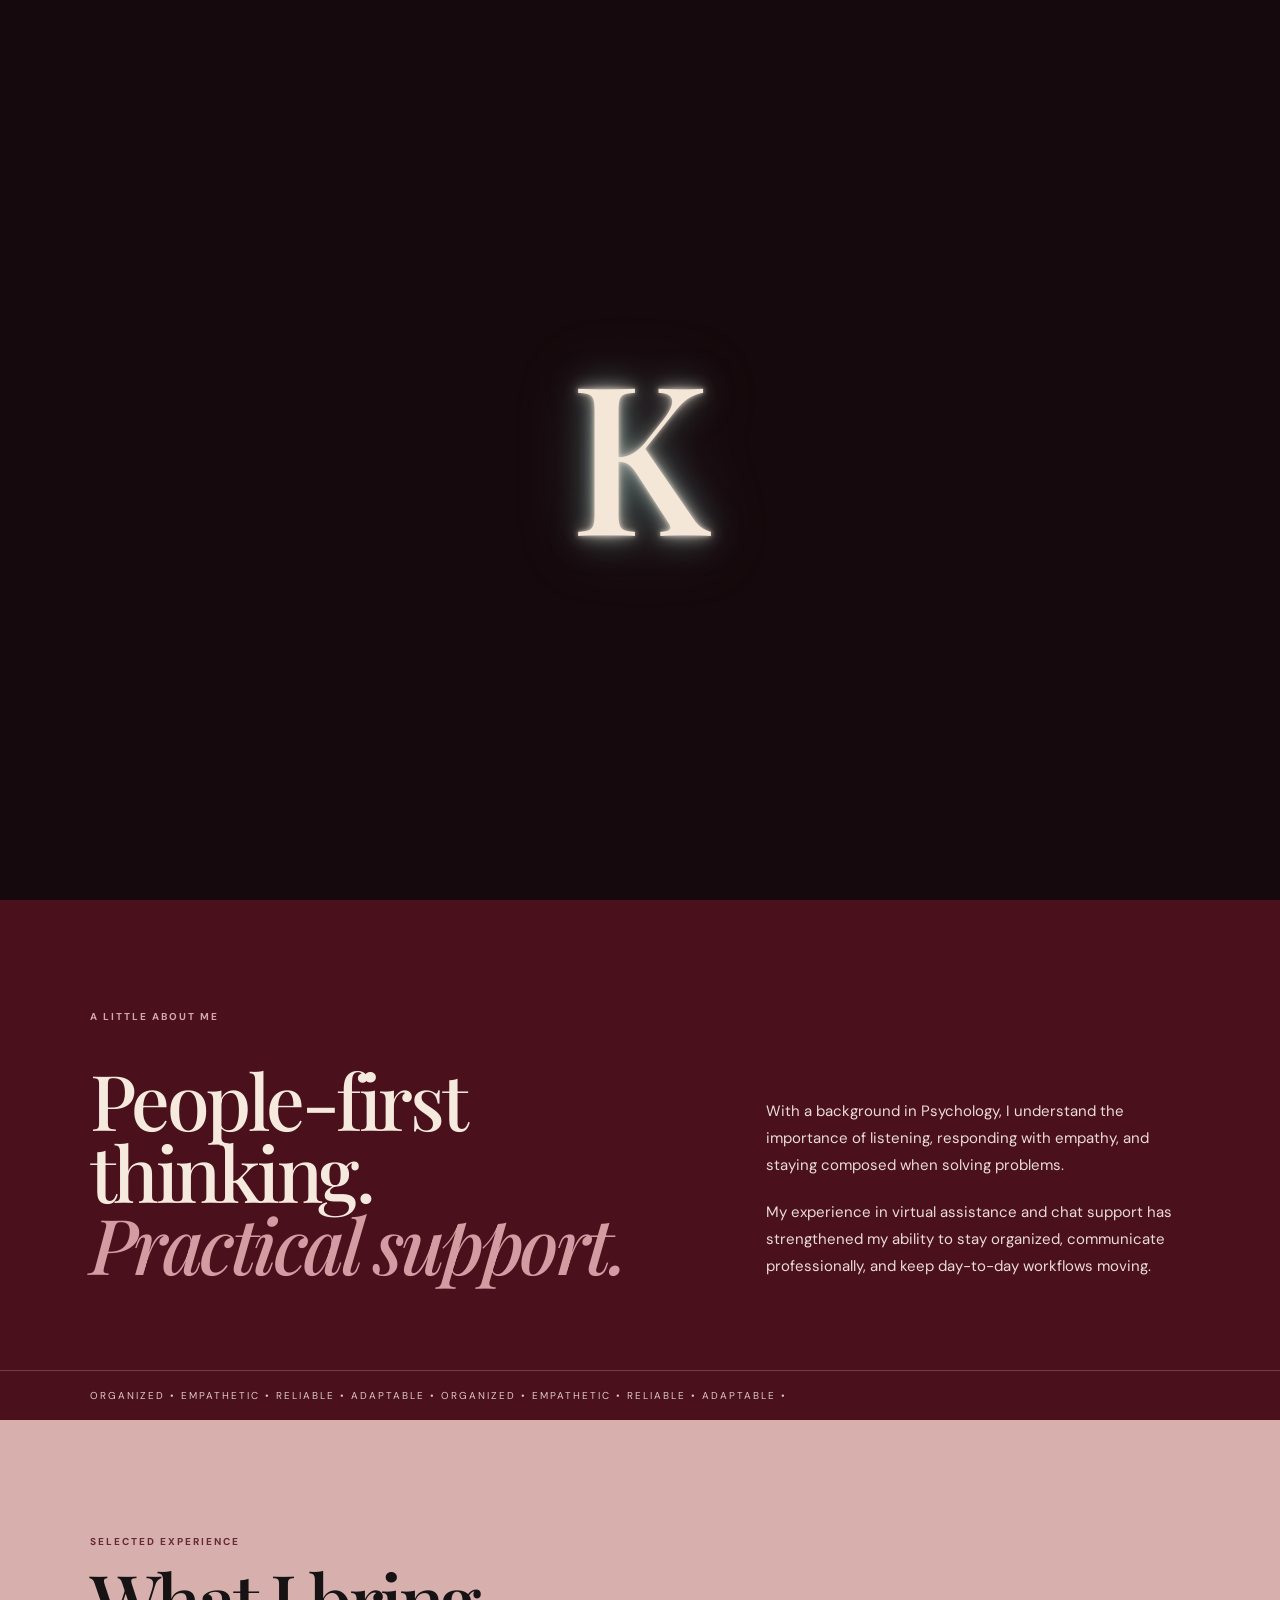
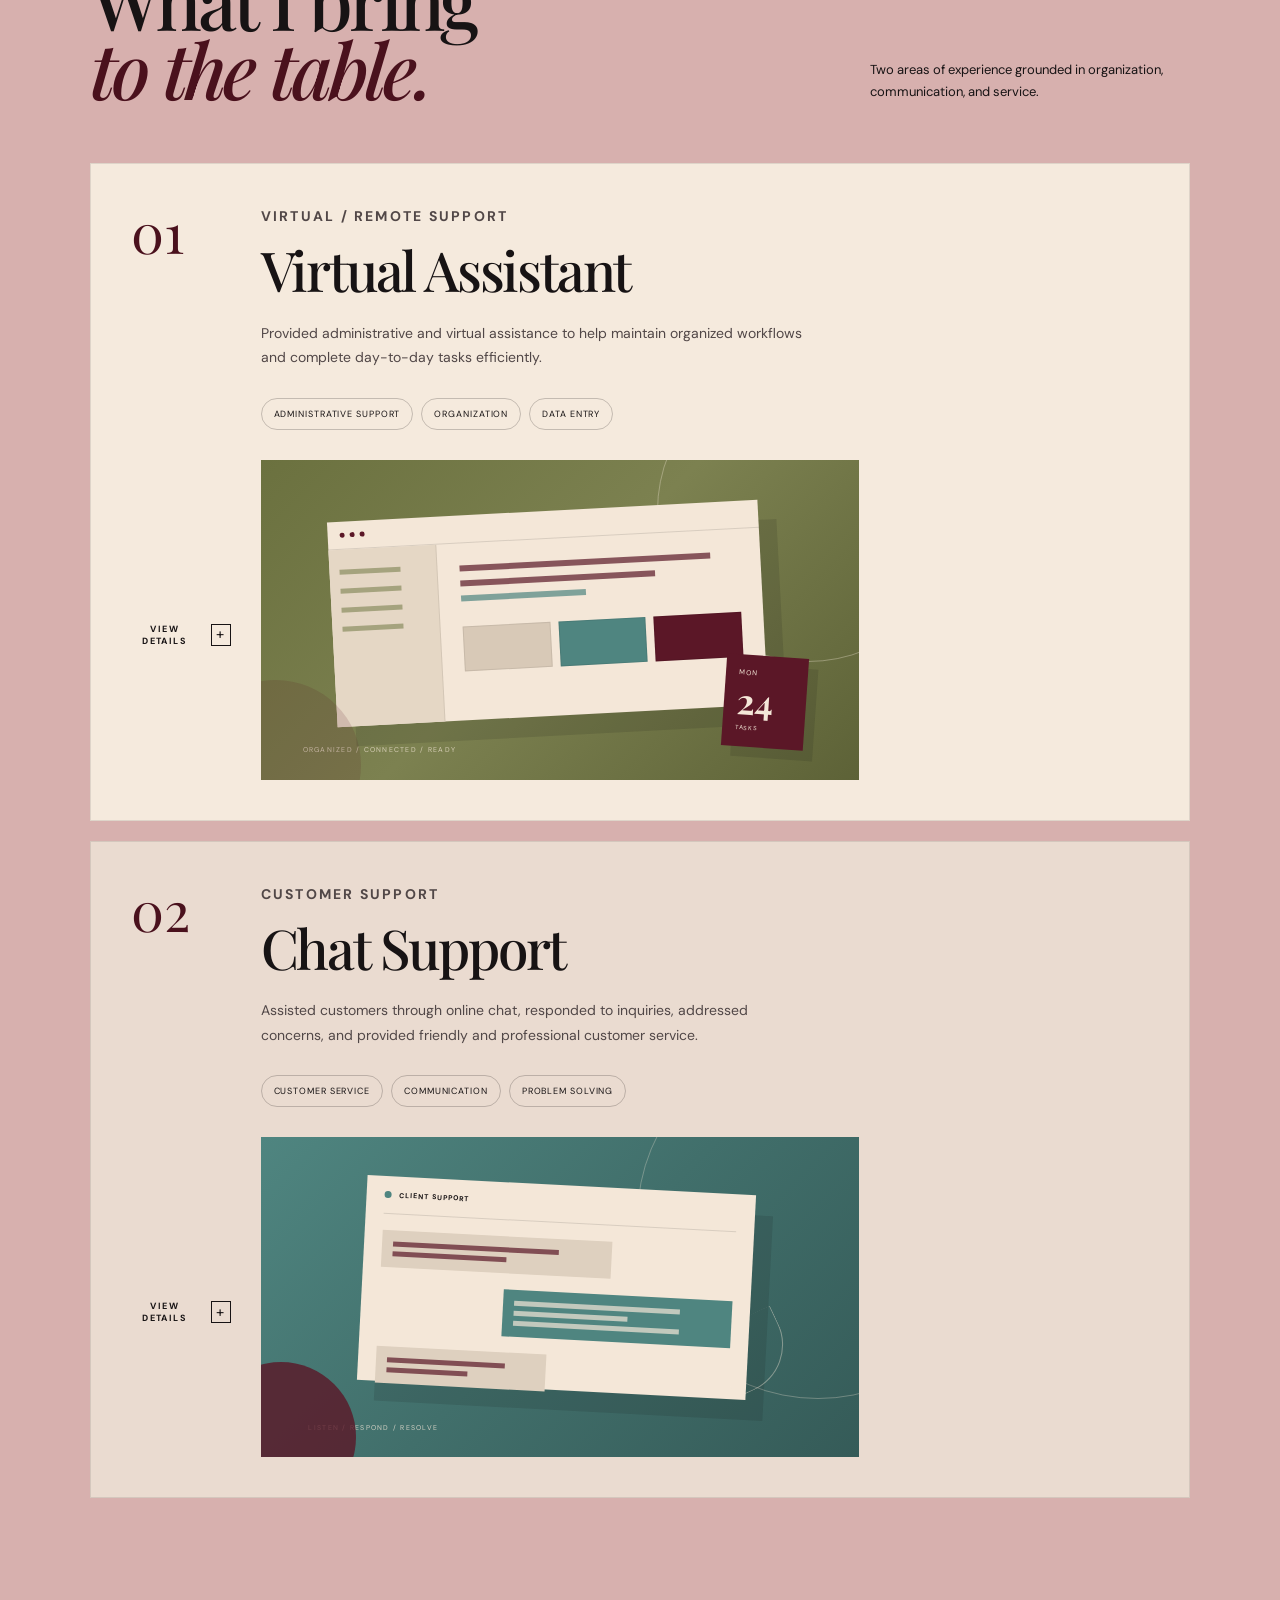
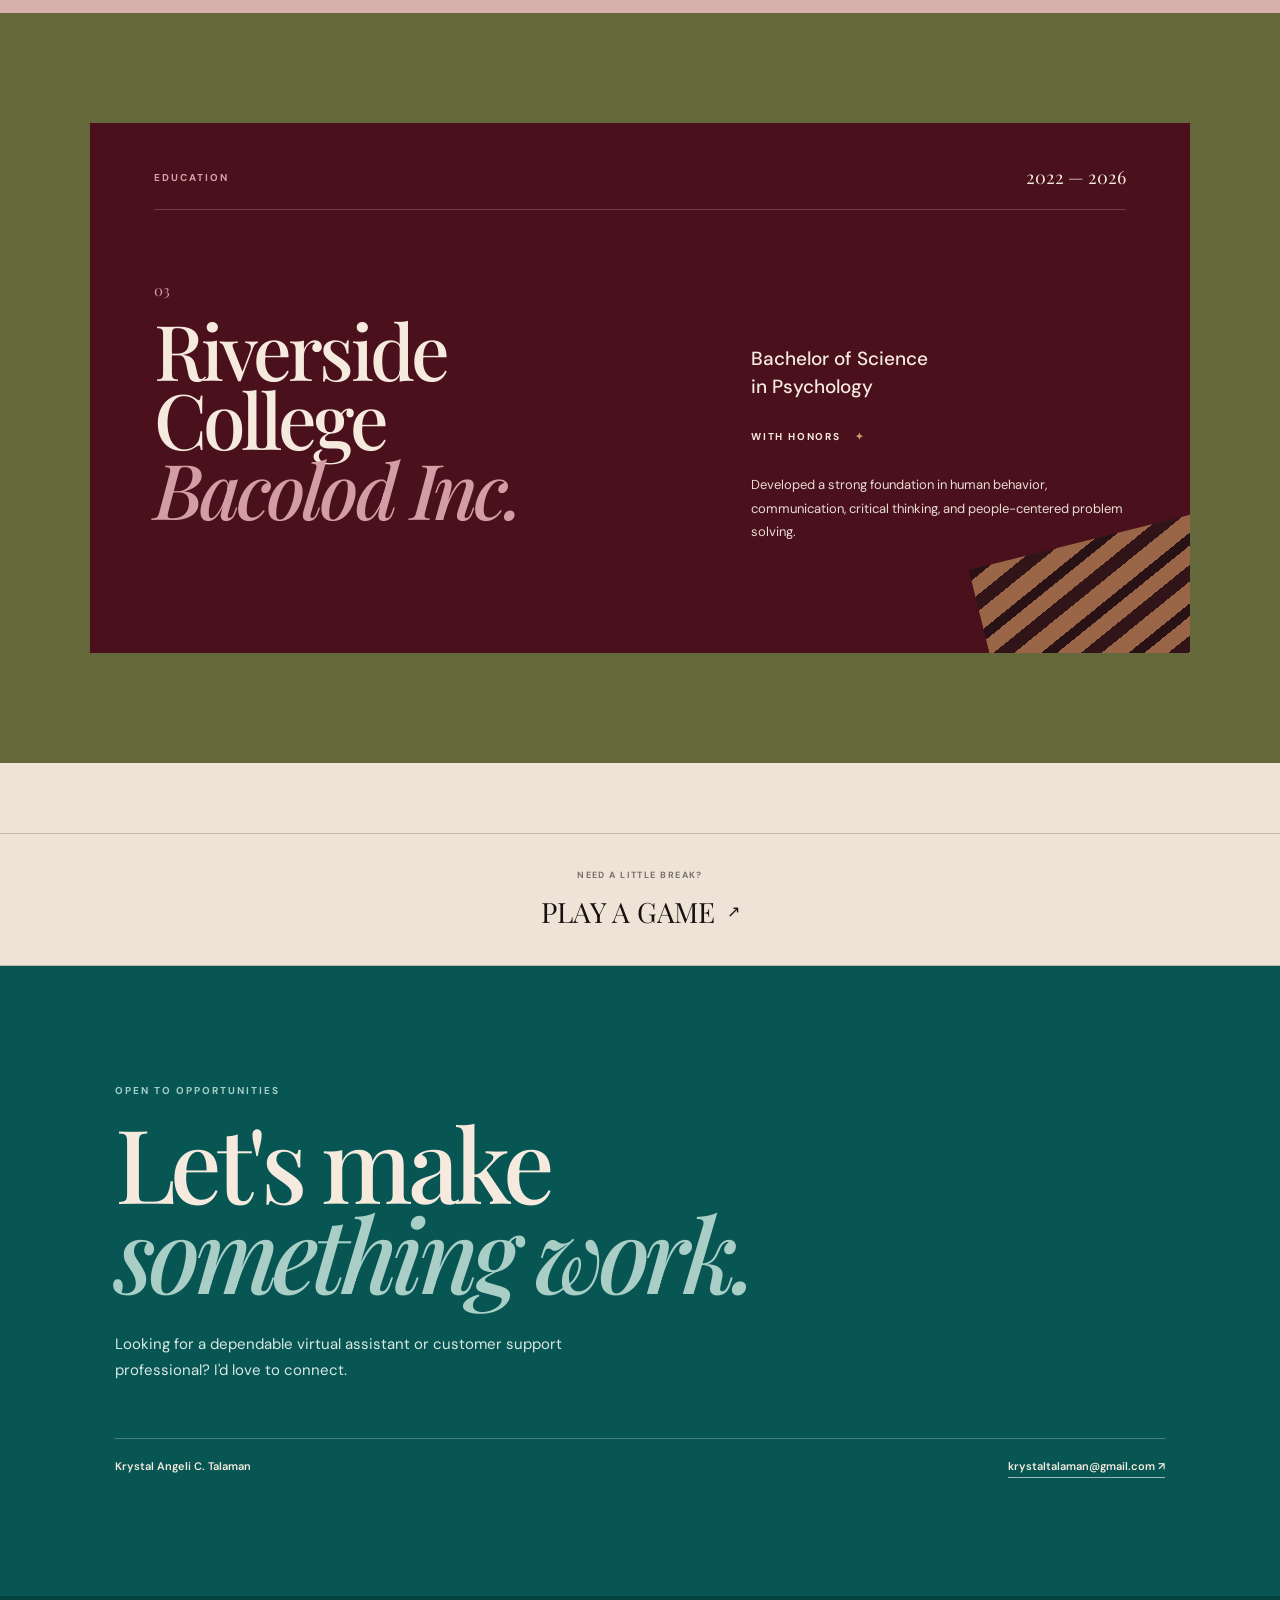
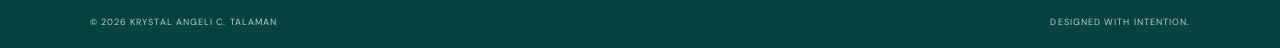
<file: index.html>
<!DOCTYPE html>
<html lang="en">
<head>
    <meta charset="UTF-8">
    <meta name="viewport" content="width=device-width, initial-scale=1.0">

    <meta name="description"
        content="Portfolio of Krystal Angeli C. Talaman — Virtual Assistant and Customer Support Professional.">

    <title>Krystal Angeli C. Talaman | Portfolio</title>

    <!-- Google Fonts -->
    <link rel="preconnect" href="https://fonts.googleapis.com">
    <link rel="preconnect" href="https://fonts.gstatic.com" crossorigin>

    <link href="https://fonts.googleapis.com/css2?family=DM+Sans:wght@400;500;600;700&family=Playfair+Display:ital,wght@0,500;0,600;1,500;1,600&display=swap"
        rel="stylesheet">

    <!-- CSS -->
    <link rel="stylesheet" href="style.css">
</head>

<body>

    <!-- INTRO LOADER -->
<div id="intro-loader">
    <div class="intro-logo">K</div>
</div>

<!-- PAGE TRANSITION -->
<div id="page-transition">
    <div class="transition-panel transition-burgundy"></div>
    <div class="transition-panel transition-teal"></div>

    <div class="transition-label">
        <span class="transition-number">01</span>
        <span class="transition-name">HOME</span>
    </div>
</div>

    <!-- Texture -->
    <div class="noise"></div>

    <!-- NAVIGATION -->
    <header class="navbar">

        <a href="#home" class="logo">
            <span class="logo-circle">K</span>
            <span>Krystal Angeli</span>
        </a>

        <nav class="nav-links">
            <a href="#home">Home</a>
            <a href="#about">About</a>
            <a href="#experience">Experience</a>
            <a href="#education">Education</a>

<a href="resume.pdf" class="resume-button" download>
    ↓ Resume
</a>

<a href="#contact" class="nav-button">
    Let's Connect ↗
</a>
        </nav>

        <button class="menu-button" id="menuButton">
            ☰
        </button>

    </header>


    <!-- HERO -->
    <section class="hero" id="home">

        <div class="hero-content reveal">

            <p class="eyebrow">
                Psychology • Virtual Support • Customer Care
            </p>

            <h1>
                Krystal
                <span>Angeli</span>
                C. Talaman
            </h1>

            <p class="hero-description">
                Virtual Assistant & Chat Support professional dedicated to keeping tasks organized, clients supported, and communication seamless. Skilled in customer service, administrative assistance, problem-solving, and handling fast-paced workloads with professionalism and attention to detail.
            </p>

            <div class="hero-buttons">

                <a href="#experience" class="primary-button">
                    View Experience
                    <span>↓</span>
                </a>

                <a href="#education" class="secondary-button">
                    My Education ↗
                </a>

            </div>

        </div>


        <!-- ABSTRACT ART -->
        <div class="hero-art reveal">
            

    <!-- Background artwork -->
    <div class="burgundy-panel"></div>
    <div class="zebra-pattern"></div>
    <div class="leopard-pattern"></div>
    <div class="olive-panel"></div>
    <div class="rose-panel"></div>
    <div class="teal-panel"></div>
    

    <!-- Profile Photo -->
    <div class="profile-frame">
        <img 
            src="profile.jpg" 
            alt="Krystal Angeli C. Talaman"
            class="profile-photo"
        >
    </div>

</div>

    </section>


    <!-- ABOUT -->
    <section class="about" id="about">

        <div class="section-label">
            A little about me
        </div>

        <div class="about-grid">

            <div>
                <h2>
                    People-first thinking.
                    <br>
                    <em>Practical support.</em>
                </h2>
            </div>

            <div class="about-text">

                <p>
                    With a background in Psychology, I understand
                    the importance of listening, responding with
                    empathy, and staying composed when solving problems.
                </p>

                <p>
                    My experience in virtual assistance and chat
                    support has strengthened my ability to stay
                    organized, communicate professionally, and keep
                    day-to-day workflows moving.
                </p>

            </div>

        </div>


        <div class="marquee">
            <div>
                ORGANIZED • EMPATHETIC • RELIABLE • ADAPTABLE •
                ORGANIZED • EMPATHETIC • RELIABLE • ADAPTABLE •
            </div>
        </div>

    </section>


    <!-- EXPERIENCE -->
    <section class="experience" id="experience">

        <div class="experience-heading">

            <div>
                <p class="eyebrow">Selected experience</p>

                <h2>
                    What I bring
                    <br>
                    <em>to the table.</em>
                </h2>
            </div>

            <p class="experience-intro">
                Two areas of experience grounded in organization,
                communication, and service.
            </p>

        </div>


        <div class="experience-list">

            <!-- EXPERIENCE 01 -->
            <article class="experience-card reveal">

                <div class="experience-number">
                    01
                </div>

                <div class="experience-info">

                    <p class="card-label">
                        Virtual / Remote Support
                    </p>

                    <h3>
                        Virtual Assistant
                    </h3>

                    <p>
                        Provided administrative and virtual assistance
                        to help maintain organized workflows and complete
                        day-to-day tasks efficiently.
                    </p>

                    <div class="tags">
                        <span>Administrative Support</span>
                        <span>Organization</span>
                        <span>Data Entry</span>
                    </div>

                </div>

                <div class="experience-details">

    <div class="details-column">
        <span class="details-label">RESPONSIBILITIES</span>

        <ul>
            <li>Administrative support</li>
            <li>Data entry & organization</li>
            <li>Online research</li>
            <li>Calendar & task management</li>
        </ul>
    </div>

    <div class="details-column">
        <span class="details-label">TOOLS & SKILLS</span>

        <ul>
            <li>Google Workspace</li>
            <li>Microsoft Office</li>
            <li>Communication</li>
            <li>Attention to detail</li>
        </ul>
    </div>

</div>

<button class="experience-toggle" type="button">
    <span>VIEW DETAILS</span>
    <span class="toggle-icon">+</span>
</button>

                <div class="experience-art va-art">

    <div class="va-window">
        <div class="window-top">
            <span></span>
            <span></span>
            <span></span>
        </div>

        <div class="va-content">
            <div class="va-sidebar">
                <i></i>
                <i></i>
                <i></i>
                <i></i>
            </div>

            <div class="va-main">
                <div class="va-line large"></div>
                <div class="va-line"></div>
                <div class="va-line short"></div>

                <div class="va-grid">
                    <div></div>
                    <div></div>
                    <div></div>
                </div>
            </div>
        </div>
    </div>

    <div class="va-calendar">
        <span>MON</span>
        <strong>24</strong>
        <small>TASKS</small>
    </div>

    <div class="va-label">ORGANIZED / CONNECTED / READY</div>

</div>

            </article>


            <!-- EXPERIENCE 02 -->
            <article class="experience-card second-card reveal">

                <div class="experience-number">
                    02
                </div>

                <div class="experience-info">

                    <p class="card-label">
                        Customer Support
                    </p>

                    <h3>
                        Chat Support
                    </h3>

                    <p>
                        Assisted customers through online chat,
                        responded to inquiries, addressed concerns,
                        and provided friendly and professional
                        customer service.
                    </p>

                    <div class="tags">
                        <span>Customer Service</span>
                        <span>Communication</span>
                        <span>Problem Solving</span>
                    </div>

                </div>

                <div class="experience-details">

    <div class="details-column">
        <span class="details-label">RESPONSIBILITIES</span>

        <ul>
            <li>Administrative support</li>
            <li>Data entry & organization</li>
            <li>Online research</li>
            <li>Calendar & task management</li>
        </ul>
    </div>

    <div class="details-column">
        <span class="details-label">TOOLS & SKILLS</span>

        <ul>
            <li>Google Workspace</li>
            <li>Microsoft Office</li>
            <li>Communication</li>
            <li>Attention to detail</li>
        </ul>
    </div>

</div>

<button class="experience-toggle" type="button">
    <span>VIEW DETAILS</span>
    <span class="toggle-icon">+</span>
</button>

                <div class="experience-art chat-art">

    <div class="chat-window">

        <div class="chat-header">
            <span class="chat-status"></span>
            <span>CLIENT SUPPORT</span>
        </div>

        <div class="message message-one">
            <span></span>
            <span></span>
        </div>

        <div class="message message-two">
            <span></span>
            <span></span>
            <span></span>
        </div>

        <div class="message message-three">
            <span></span>
            <span></span>
        </div>

    </div>

    <div class="connection-line"></div>

    <div class="chat-label">
        LISTEN / RESPOND / RESOLVE
    </div>

</div>

            </article>

        </div>

    </section>


    <!-- EDUCATION -->
    <section class="education" id="education">

        <div class="education-container">

            <div class="education-top">

                <p class="eyebrow">
                    Education
                </p>

                <span class="education-year">
                    2022 — 2026
                </span>

            </div>


            <div class="education-grid">

                <div>

                    <p class="education-number">
                        03
                    </p>

                    <h2>
                        Riverside College
                        <br>
                        <em>Bacolod Inc.</em>
                    </h2>

                </div>


                <div class="education-details">

                    <h3>
                        Bachelor of Science
                        <br>
                        in Psychology
                    </h3>

                    <div class="honors">
                        WITH HONORS
                        <span>✦</span>
                    </div>

                    <p>
                        Developed a strong foundation in human behavior,
                        communication, critical thinking, and
                        people-centered problem solving.
                    </p>

                </div>

            </div>

            <div class="education-pattern"></div>

        </div>

    </section>

    <!-- MINI GAME CTA -->
<div class="game-cta">

    <span class="game-cta-label">
        NEED A LITTLE BREAK?
    </span>

    <a href="k-fly/game.html" class="game-cta-link">
        PLAY A GAME
        <span>↗</span>
    </a>

</div>


    <!-- CONTACT -->
    <section class="contact" id="contact">

        <div class="contact-content">

            <p class="eyebrow">
                Open to opportunities
            </p>

            <h2>
                Let's make
                <br>
                <em>something work.</em>
            </h2>

            <p class="contact-description">
                Looking for a dependable virtual assistant or
                customer support professional? I'd love to connect.
            </p>

            <div class="contact-divider"></div>

            <div class="contact-footer">

                <span>
                    Krystal Angeli C. Talaman
                </span>

                <a href="mailto:krystaltalaman@gmail.com">
    krystaltalaman@gmail.com ↗
</a>

            </div>

        </div>

    </section>

    <!-- FOOTER -->
    <footer>

        <span>
            © 2026 Krystal Angeli C. Talaman
        </span>

        <span>
            Designed with intention.
        </span>

    </footer>


    <!-- JAVASCRIPT -->
    <script src="script.js"></script>

</body>
</html>
</file>
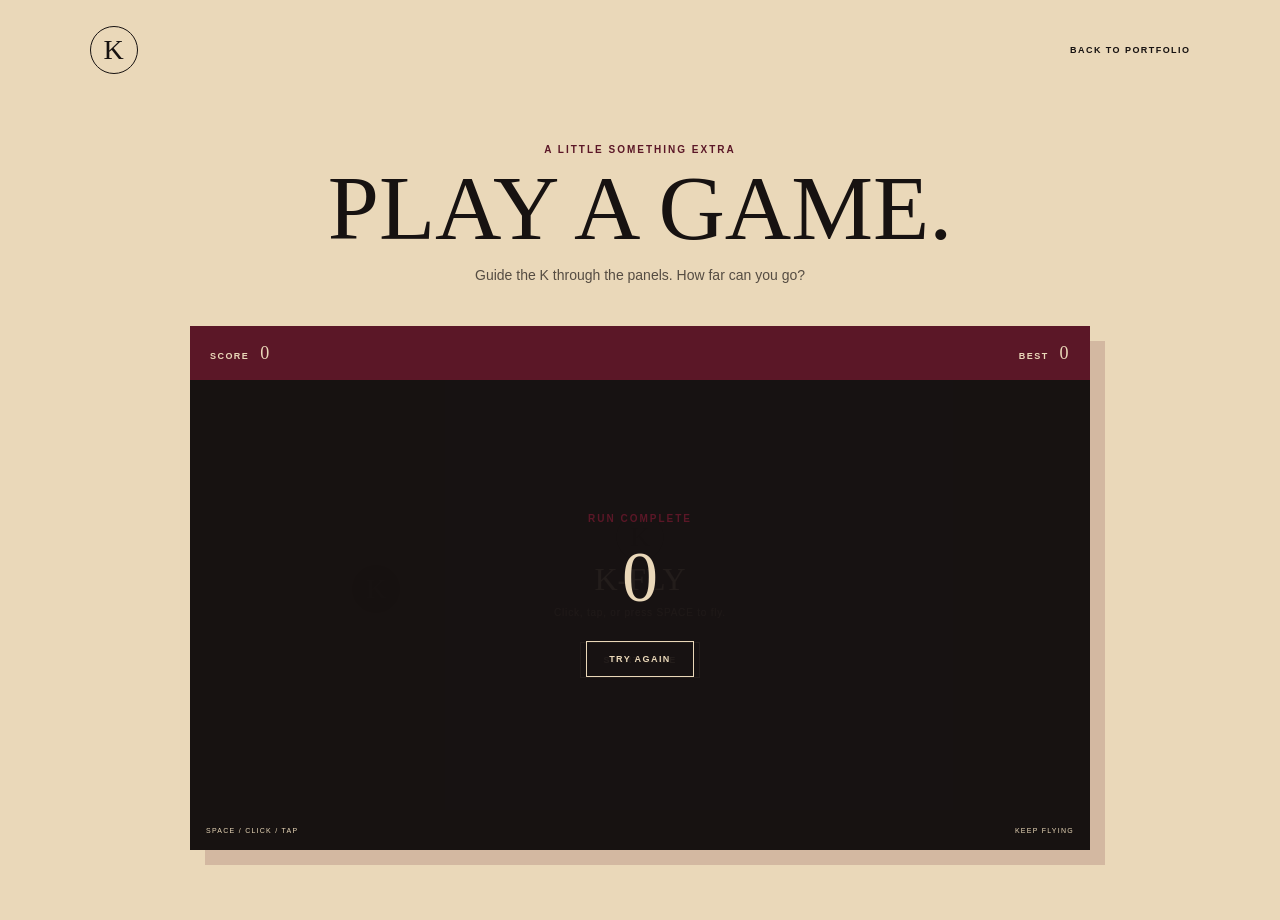
<file: k-fly/game.html>
<!DOCTYPE html>
<html lang="en">
<head>
    <meta charset="UTF-8">
    <meta name="viewport" content="width=device-width, initial-scale=1.0">

    <title>K-FLY — Mini Game</title>

    <link rel="stylesheet" href="game.css">
</head>

<body>

    <main class="page">

        <!-- HEADER -->
        <header class="header">

            <a href="../index.html" class="logo">
    K
</a>

            <a href="../index.html" class="back-link">
    BACK TO PORTFOLIO
</a>

        </header>


        <!-- INTRO -->
        <section class="intro">

            <span class="eyebrow">
                A LITTLE SOMETHING EXTRA
            </span>

            <h1>
                PLAY A GAME.
            </h1>

            <p>
                Guide the K through the panels.
                How far can you go?
            </p>

        </section>


        <!-- GAME -->
        <section class="game-wrapper">

            <!-- SCORE -->
            <div class="score-bar">

                <span>
                    SCORE
                    <strong id="score">0</strong>
                </span>

                <span>
                    BEST
                    <strong id="best">0</strong>
                </span>

            </div>


            <!-- GAME BOARD -->
            <div class="game-board" id="gameBoard">


                <!-- START SCREEN -->
                <div class="game-overlay" id="startScreen">

                    <a href="../index.html" class="logo" aria-label="Back to portfolio">
    K
</a>

                    <h2>
                        K-FLY
                    </h2>

                    <p>
                        Click, tap, or press SPACE to fly.
                    </p>

                    <button id="startButton">
                        START GAME
                    </button>

                </div>


                <!-- PLAYER -->
                <div class="player" id="player">
                    K
                </div>


                <!-- GAME OVER -->
                <div
                    class="game-overlay game-over"
                    id="gameOver"
                >

                    <span class="eyebrow">
                        RUN COMPLETE
                    </span>

                    <div
                        class="final-score"
                        id="finalScore"
                    >
                        0
                    </div>

                    <button id="restartButton">
                        TRY AGAIN
                    </button>

                </div>

            </div>


            <!-- BOTTOM -->
            <div class="game-footer">

                <span>
                    SPACE / CLICK / TAP
                </span>

                <span>
                    KEEP FLYING
                </span>

            </div>

        </section>

    </main>


    <!-- GAME JAVASCRIPT -->
    <script src="game.js"></script>

</body>
</html>
</file>
<file: style.css>
/* =========================================
   KRYSTAL ANGELI PORTFOLIO
   MODERN EDITORIAL / ANIMAL PRINT THEME
========================================= */

:root {

    --paper: #eee3d6;
    --cream: #f5eadd;

    --black: #171314;

    --burgundy: #4a111d;
    --burgundy-light: #682832;

    --rose: #a96470;

    --olive: #65683b;

    --teal: #075653;

    --tan: #c89a68;

    --serif: "Playfair Display", Georgia, serif;

    --sans: "DM Sans", Arial, sans-serif;
}


/* =========================================
   RESET
========================================= */

* {
    margin: 0;
    padding: 0;
    box-sizing: border-box;
}

html {
    scroll-behavior: smooth;
}

body {
    background: var(--paper);
    color: var(--black);
    font-family: var(--sans);
    overflow-x: hidden;
}

a {
    color: inherit;
    text-decoration: none;
}

button {
    font-family: inherit;
}


/* =========================================
   PAPER / GRAIN EFFECT
========================================= */

.noise {
    position: fixed;
    inset: 0;
    z-index: 100;
    pointer-events: none;
    opacity: 0.045;

    background-image:
        url("data:image/svg+xml,%3Csvg viewBox='0 0 200 200' xmlns='http://www.w3.org/2000/svg'%3E%3Cfilter id='noise'%3E%3CfeTurbulence type='fractalNoise' baseFrequency='.8' numOctaves='4' stitchTiles='stitch'/%3E%3C/filter%3E%3Crect width='100%25' height='100%25' filter='url(%23noise)'/%3E%3C/svg%3E");
}


/* =========================================
   NAVIGATION
========================================= */

.navbar {
    position: fixed;

    top: 0;
    left: 0;
    right: 0;

    height: 78px;

    padding: 0 6vw;

    display: flex;
    align-items: center;
    justify-content: space-between;

    background: rgba(238, 227, 214, 0.88);

    backdrop-filter: blur(15px);

    border-bottom: 1px solid rgba(23, 19, 20, 0.1);

    z-index: 50;
}

.logo {
    display: flex;
    align-items: center;
    gap: 10px;

    font-size: 13px;
    font-weight: 700;
}

.logo-circle {
    width: 34px;
    height: 34px;

    display: grid;
    place-items: center;

    border-radius: 50%;

    background: var(--burgundy);
    color: var(--cream);

    font-family: var(--serif);
    font-size: 18px;
}

.nav-links {
    display: flex;
    align-items: center;
    gap: 30px;

    font-size: 11px;
    font-weight: 600;
}

.nav-links a {
    opacity: 0.65;
    transition: 0.25s;
}

.nav-links a:hover {
    opacity: 1;
}

.nav-links .nav-button {
    opacity: 1;

    padding: 12px 17px;

    border-radius: 100px;

    background: var(--black);
    color: var(--cream);
}

.menu-button {
    display: none;

    border: 0;
    background: transparent;

    font-size: 24px;

    cursor: pointer;
}


/* =========================================
   HERO
========================================= */

.hero {

    min-height: 100vh;

    padding:
        150px
        7vw
        90px;

    display: grid;

    grid-template-columns:
        1fr
        0.9fr;

    gap: 6vw;

    align-items: center;
}

.eyebrow {

    color: var(--burgundy-light);

    font-size: 10px;

    text-transform: uppercase;

    letter-spacing: 0.2em;

    font-weight: 700;
}

.hero h1 {

    margin-top: 25px;
    margin-bottom: 30px;

    font-family: var(--serif);

    font-size: clamp(60px, 8vw, 120px);

    line-height: 0.83;

    letter-spacing: -0.055em;

    font-weight: 500;
}

.hero h1 span {

    color: var(--burgundy-light);

    font-style: italic;
}

.hero-description {

    max-width: 500px;

    font-size: 16px;

    line-height: 1.75;

    color: #564d4a;
}

.hero-buttons {

    margin-top: 35px;

    display: flex;
    align-items: center;

    gap: 25px;
}

.primary-button {

    display: inline-flex;

    align-items: center;

    gap: 20px;

    padding: 15px 21px;

    background: var(--black);

    color: var(--cream);

    border-radius: 100px;

    font-size: 11px;

    font-weight: 700;

    transition: transform 0.25s;
}

.primary-button:hover {
    transform: translateY(-3px);
}

.secondary-button {

    font-size: 11px;

    font-weight: 700;

    border-bottom: 1px solid var(--black);

    padding-bottom: 5px;
}


/* =========================================
   HERO ART
========================================= */

.hero-art {

    position: relative;

    min-height: 610px;

    width: 100%;
}

/* =========================================
   PROFILE PHOTO
========================================= */

.profile-frame {
    position: absolute;

    top: 7%;
    left: 15%;

    width: 62%;
    height: 82%;

    z-index: 5;

    overflow: hidden;

    background: var(--cream);

    border: 10px solid var(--cream);

    box-shadow:
        0 25px 60px rgba(23, 19, 20, 0.18);

    transform: rotate(2deg);

    transition:
        transform 0.5s ease,
        box-shadow 0.5s ease;
}

.profile-frame:hover {
    transform:
        rotate(0deg)
        translateY(-5px);

    box-shadow:
        0 35px 80px rgba(23, 19, 20, 0.25);
}

.profile-photo {
    width: 100%;
    height: 100%;

    display: block;

    object-fit: cover;
    object-position: center top;
}

.burgundy-panel {

    position: absolute;

    top: 0;
    right: 0;

    width: 67%;
    height: 72%;

    background: var(--burgundy);
}

.zebra-pattern {

    position: absolute;

    top: 25px;
    right: 0;

    width: 67%;
    height: 70%;

   background-image: url("assets/leopard.jpg");
background-size: cover;
background-position: center;
background-repeat: no-repeat;

    transform: rotate(-3deg);

    opacity: 0.95;

    mix-blend-mode: normal;

    clip-path: polygon(
        12% 0,
        100% 0,
        100% 100%,
        0 100%,
        0 15%
    );
}

.leopard-pattern {

    position: absolute;

    right: -5%;

    bottom: 0;

    width: 48%;
    height: 48%;

    background-image: url("assets/zebra.jpg");
background-size: cover;
background-position: center;
background-repeat: no-repeat;

    border: 5px solid #5b1727;
}

.olive-panel {

    position: absolute;

    left: 5%;

    bottom: 3%;

    width: 36%;
    height: 25%;

    background: var(--olive);
}

.rose-panel {

    position: absolute;

    left: 18%;

    top: 18%;

    width: 28%;
    height: 17%;

    background: var(--rose);
}

.teal-panel {

    position: absolute;

    right: 0;

    bottom: 0;

    width: 37%;
    height: 22%;

    background: var(--teal);

    z-index: -1;
}


/* =========================================
   ABOUT
========================================= */

.about {

    padding:
        110px
        7vw
        85px;

    background: var(--burgundy);

    color: var(--cream);

    overflow: hidden;
}

.section-label {

    color: #d5a7aa;

    font-size: 10px;

    text-transform: uppercase;

    letter-spacing: 0.2em;

    font-weight: 700;
}

.about-grid {

    margin-top: 40px;

    display: grid;

    grid-template-columns: 1.15fr 0.85fr;

    gap: 8vw;

    align-items: end;
}

.about h2 {

    font-family: var(--serif);

    font-size: clamp(45px, 6vw, 82px);

    line-height: 0.94;

    letter-spacing: -0.045em;

    font-weight: 500;
}

.about h2 em {

    color: #d39ca3;
}

.about-text {

    max-width: 500px;

    font-size: 15px;

    line-height: 1.8;

    color: #eadbd5;
}

.about-text p + p {

    margin-top: 20px;
}


/* =========================================
   MARQUEE
========================================= */

.marquee {

    margin:

        90px
        -7vw
        -85px;

    padding:

        18px
        7vw;

    border-top:
        1px solid
        rgba(255,255,255,0.2);

    white-space: nowrap;

    overflow: hidden;

    font-size: 10px;

    letter-spacing: 0.2em;

    color: #dec8c2;
}

.marquee div {

    display: inline-block;

    animation:
        marquee 20s
        linear infinite;
}

@keyframes marquee {

    from {
        transform: translateX(0);
    }

    to {
        transform: translateX(-35%);
    }

}


/* =========================================
   EXPERIENCE
========================================= */

.experience {

    padding:
        115px
        7vw;

    background: #d7b0ae;
}

.experience-heading {

    display: flex;

    justify-content: space-between;

    align-items: end;

    gap: 50px;

    margin-bottom: 60px;
}

.experience-heading h2 {

    margin-top: 17px;

    font-family: var(--serif);

    font-size: clamp(48px, 6vw, 82px);

    line-height: 0.9;

    letter-spacing: -0.05em;

    font-weight: 500;
}

.experience-heading h2 em {
    color: var(--burgundy);
}

.experience-intro {

    max-width: 320px;

    font-size: 13px;

    line-height: 1.7;
}


/* =========================================
   EXPERIENCE CARDS
========================================= */

.experience-list {

    display: grid;

    gap: 20px;
}

.experience-card {

    position: relative;

    min-height: 370px;

    display: grid;

    grid-template-columns:
        100px
        1fr
        260px;

    gap: 30px;

    padding: 40px;

    overflow: hidden;

    background: var(--cream);

    border:
        1px solid
        rgba(23,19,20,0.1);
}

.second-card {
    background: #eadbd0;
}

.experience-number {

    color: var(--burgundy);

    font-family: var(--serif);

    font-size: 55px;

    line-height: 1;
}

.experience-info {

    position: relative;

    z-index: 2;

    max-width: 590px;
}

.card-label {

    margin-bottom: 15px;

    color: var(--rose);

    font-size: 10px;

    text-transform: uppercase;

    letter-spacing: 0.16em;

    font-weight: 700;
}

.experience-info h3 {

    margin-bottom: 25px;

    font-family: var(--serif);

    font-size: 55px;

    line-height: 0.95;

    letter-spacing: -0.04em;

    font-weight: 500;
}

.experience-info > p {

    max-width: 550px;

    font-size: 14px;

    line-height: 1.75;

    color: #514747;
}

.tags {

    display: flex;

    flex-wrap: wrap;

    gap: 8px;

    margin-top: 28px;
}

.tags span {

    padding: 9px 12px;

    border:
        1px solid
        rgba(23,19,20,0.22);

    border-radius: 100px;

    font-size: 9px;

    text-transform: uppercase;

    letter-spacing: 0.1em;
}


/* =========================================
   EXPERIENCE ART
========================================= */

.experience-art {

    min-height: 270px;

    position: relative;

    overflow: hidden;
}

.olive-art {

    background: var(--olive);
}

.teal-art {

    background: var(--teal);
}

.olive-art::before {

    content: "";

    position: absolute;

    width: 150%;
    height: 65%;

    top: 18%;
    left: -20%;

    background: var(--tan);

    border-radius: 50%;

    transform: rotate(-18deg);

    opacity: 0.7;
}

.teal-art::before {

    content: "";

    position: absolute;

    width: 150%;
    height: 65%;

    top: 18%;
    left: -20%;

    background: var(--rose);

    border-radius: 50%;

    transform: rotate(-18deg);

    opacity: 0.6;
}

.pattern {

    position: absolute;

    inset: 10%;

    background:
        radial-gradient(
            ellipse,
            #171212 0 15%,
            transparent 17%
        );

    background-size: 65px 55px;

    opacity: 0.65;
}


/* =========================================
   EDUCATION
========================================= */

.education {

    padding:
        110px
        7vw;

    background: var(--olive);

    color: var(--cream);
}

.education-container {

    position: relative;

    overflow: hidden;

    padding:
        42px
        5vw
        65px;

    min-height: 530px;

    background: var(--burgundy);
}

.education-top {

    display: flex;

    justify-content: space-between;

    align-items: center;

    padding-bottom: 20px;

    border-bottom:
        1px solid
        rgba(255,255,255,0.18);
}

.education-top .eyebrow {

    color: #d4a3a7;
}

.education-year {

    font-family: var(--serif);

    font-size: 18px;
}

.education-grid {

    position: relative;

    z-index: 2;

    display: grid;

    grid-template-columns:
        1.15fr
        0.85fr;

    gap: 7vw;

    padding-top: 70px;
}

.education-number {

    margin-bottom: 15px;

    color: #d29da3;

    font-family: var(--serif);

    font-size: 15px;
}

.education h2 {

    font-family: var(--serif);

    font-size: clamp(48px, 6vw, 90px);

    line-height: 0.9;

    letter-spacing: -0.05em;

    font-weight: 500;
}

.education h2 em {

    color: #d29da3;
}

.education-details {

    padding-top: 65px;

    max-width: 420px;
}

.education-details h3 {

    font-size: 19px;

    line-height: 1.45;

    font-weight: 500;
}

.honors {

    margin: 30px 0;

    font-size: 10px;

    letter-spacing: 0.18em;

    font-weight: 700;
}

.honors span {

    margin-left: 10px;

    color: var(--tan);
}

.education-details p {

    color: #eadbd5;

    font-size: 13px;

    line-height: 1.8;
}


/* EDUCATION PATTERN */

.education-pattern {

    position: absolute;

    right: -80px;

    bottom: -90px;

    width: 280px;

    height: 210px;

    transform: rotate(-14deg);

    background:
        repeating-linear-gradient(
            155deg,
            #171211 0 10px,
            #c5935e 10px 25px,
            #241614 25px 38px,
            #c5935e 38px 55px
        );

    opacity: 0.65;

    pointer-events: none;
}


/* =========================================
   CONTACT
========================================= */

.contact {

    min-height: 70vh;

    display: flex;

    align-items: center;

    padding:
        110px
        7vw;

    background: var(--teal);

    color: var(--cream);
}

.contact-content {

    width: 100%;

    max-width: 1050px;

    margin: auto;
}

.contact .eyebrow {

    color: #a8cec6;
}

.contact h2 {

    margin-top: 20px;

    font-family: var(--serif);

    font-size: clamp(58px, 8vw, 115px);

    line-height: 0.88;

    letter-spacing: -0.055em;

    font-weight: 500;
}

.contact h2 em {

    color: #a8cec6;
}

.contact-description {

    max-width: 500px;

    margin-top: 35px;

    font-size: 15px;

    line-height: 1.7;

    color: #d9e8e4;
}

.contact-divider {

    margin-top: 55px;

    height: 1px;

    background:
        rgba(255,255,255,0.25);
}

.contact-footer {

    display: flex;

    justify-content: space-between;

    gap: 30px;

    padding-top: 20px;

    font-size: 11px;

    font-weight: 600;
}

.contact-footer a {

    border-bottom:
        1px solid
        rgba(255,255,255,0.6);

    padding-bottom: 4px;
}


/* =========================================
   FOOTER
========================================= */

footer {

    padding:
        20px
        7vw;

    display: flex;

    justify-content: space-between;

    background: #06433f;

    color: #b8d1cc;

    font-size: 9px;

    text-transform: uppercase;

    letter-spacing: 0.12em;
}


/* =========================================
   SCROLL ANIMATION
========================================= */

.reveal {

    opacity: 0;

    transform:
        translateY(35px);

    transition:
        opacity 0.8s ease,
        transform 0.8s ease;
}

.reveal.visible {

    opacity: 1;

    transform:
        translateY(0);
}


/* =========================================
   RESPONSIVE
========================================= */

@media (max-width: 900px) {

    .nav-links {
        display: none;
    }

    .menu-button {
        display: block;
    }

    .nav-links.mobile-open {

        position: absolute;

        top: 78px;
        left: 0;
        right: 0;

        display: flex;

        flex-direction: column;

        align-items: stretch;

        gap: 0;

        padding: 20px 7vw;

        background: var(--paper);

        border-bottom:
            1px solid
            rgba(0,0,0,0.1);
    }

    .nav-links.mobile-open a {

        padding: 15px 0;

        border-bottom:
            1px solid
            rgba(0,0,0,0.08);
    }

    .hero {

        grid-template-columns: 1fr;

        padding-top: 130px;
    }

    .hero-art {

        min-height: 500px;

        margin-top: 30px;
    }

    .about-grid {

        grid-template-columns: 1fr;

        gap: 40px;
    }

    .experience-heading {

        align-items: start;

        flex-direction: column;
    }

    .experience-card {

        grid-template-columns:
            70px
            1fr;

        padding: 30px;
    }

    .experience-art {

        grid-column: 1 / -1;

        min-height: 180px;
    }

    .education-grid {

        grid-template-columns: 1fr;

        gap: 20px;
    }

    .education-details {

        padding-top: 10px;
    }

}


/* =========================================
   SMALL MOBILE
========================================= */

@media (max-width: 600px) {

    .navbar {
        padding: 0 5vw;
    }

    .hero,
    .about,
    .experience,
    .education,
    .contact {

        padding-left: 5vw;
        padding-right: 5vw;
    }

    .hero {

        padding-top: 125px;
    }

    .hero h1 {

        font-size: 58px;
    }

    .hero-art {

        min-height: 390px;
    }

    .burgundy-panel,
    .zebra-pattern {

        width: 70%;
    }

    .leopard-pattern {

        width: 52%;
        height: 45%;
    }

    .experience-card {

        display: block;

        padding: 28px;
    }

    .experience-number {

        margin-bottom: 30px;
    }

    .experience-info h3 {

        font-size: 45px;
    }

    .experience-art {

        margin-top: 35px;
    }

    .education-container {

        padding: 30px;
    }

    .education h2 {

        font-size: 48px;
    }

    .contact-footer {

        flex-direction: column;
    }

    footer {

        flex-direction: column;

        gap: 10px;

        padding-left: 5vw;
        padding-right: 5vw;
    }

}

/* =========================================
   K LOGO INTRO
   ========================================= */

#intro-loader {
    position: fixed;
    inset: 0;
    z-index: 99999;

    display: flex;
    align-items: center;
    justify-content: center;

    background: #16090d;

    opacity: 1;
    visibility: visible;

    transition:
        opacity 0.8s ease,
        visibility 0.8s ease;
}

/* Glowing K */
.intro-logo {
    font-family: "Playfair Display", serif;
    font-size: clamp(7rem, 18vw, 13rem);
    font-weight: 500;
    line-height: 1;

    color: #f4e7d8;

    opacity: 0;
    transform: scale(0.75);

    text-shadow:
        0 0 5px rgba(244, 231, 216, 0.8),
        0 0 15px rgba(244, 231, 216, 0.7),
        0 0 35px rgba(128, 183, 176, 0.6),
        0 0 70px rgba(128, 183, 176, 0.35);

    animation:
        kLogoAppear 0.8s ease-out forwards,
        kLogoGlow 1.4s ease-in-out 0.8s infinite alternate;
}


/* K entrance */
@keyframes kLogoAppear {
    0% {
        opacity: 0;
        transform: scale(0.75);
        filter: blur(12px);
    }

    100% {
        opacity: 1;
        transform: scale(1);
        filter: blur(0);
    }
}


/* Gentle glowing pulse */
@keyframes kLogoGlow {
    0% {
        text-shadow:
            0 0 5px rgba(244, 231, 216, 0.7),
            0 0 15px rgba(244, 231, 216, 0.5),
            0 0 30px rgba(128, 183, 176, 0.35);
    }

    100% {
        text-shadow:
            0 0 10px rgba(244, 231, 216, 1),
            0 0 30px rgba(244, 231, 216, 0.8),
            0 0 60px rgba(128, 183, 176, 0.7),
            0 0 100px rgba(128, 183, 176, 0.4);
    }
}


/* Loader disappears */
#intro-loader.hide {
    opacity: 0;
    visibility: hidden;
    pointer-events: none;
}

/* =========================================
   PAGE NAVIGATION TRANSITION
   ========================================= */

#page-transition {
    position: fixed;
    inset: 0;
    z-index: 99990;

    pointer-events: none;
    visibility: hidden;
}


/* Show during animation */

#page-transition.is-entering,
#page-transition.is-leaving {
    visibility: visible;
}

/* Panels */

.transition-panel {
    position: absolute;
    inset: 0;

    transform: translateX(-100%);
}

/* Burgundy is the main wipe */
.transition-burgundy {
    background: #5b1727;
    z-index: 2;
}

/* Teal follows behind */
.transition-teal {
    background: #4f8580;
    z-index: 1;
}


/* =========================================
   TRANSITION LABEL
   ========================================= */

.transition-label {
    position: absolute;

    top: 50%;
    left: 50%;

    transform: translate(-50%, -50%);

    z-index: 5;

    display: flex;
    flex-direction: column;
    align-items: center;

    opacity: 0;

    color: #f4e7d8;

    pointer-events: none;
}

.transition-number {
    font-family: "DM Sans", sans-serif;

    font-size: 0.7rem;
    letter-spacing: 0.35em;
    text-transform: uppercase;

    margin-bottom: 10px;
}

.transition-name {
    font-family: "Playfair Display", serif;

    font-size: clamp(3rem, 7vw, 7rem);

    line-height: 0.9;
    text-transform: uppercase;
}


/* =========================================
   ENTER ANIMATION
   ========================================= */

#page-transition.is-entering {
    visibility: visible;
}

#page-transition.is-entering .transition-teal {
    animation: transitionInTeal 0.65s cubic-bezier(.77, 0, .18, 1) forwards;
}

#page-transition.is-entering .transition-burgundy {
    animation: transitionInBurgundy 0.65s cubic-bezier(.77, 0, .18, 1) 0.08s forwards;
}

#page-transition.is-entering .transition-label {
    animation: transitionLabelIn 0.45s ease 0.25s forwards;
}


/* =========================================
   EXIT ANIMATION
   ========================================= */

#page-transition.is-leaving {
    visibility: visible;
}

#page-transition.is-leaving .transition-burgundy {
    animation: transitionOutBurgundy 0.65s cubic-bezier(.77, 0, .18, 1) forwards;
}

#page-transition.is-leaving .transition-teal {
    animation: transitionOutTeal 0.65s cubic-bezier(.77, 0, .18, 1) 0.08s forwards;
}

#page-transition.is-leaving .transition-label {
    animation: transitionLabelOut 0.35s ease forwards;
}


/* =========================================
   KEYFRAMES
   ========================================= */

@keyframes transitionInTeal {

    0% {
        transform: translateX(-100%);
    }

    100% {
        transform: translateX(0);
    }
}


@keyframes transitionInBurgundy {

    0% {
        transform: translateX(-100%);
    }

    100% {
        transform: translateX(0);
    }
}


@keyframes transitionOutBurgundy {

    0% {
        transform: translateX(0);
    }

    100% {
        transform: translateX(100%);
    }
}


@keyframes transitionOutTeal {

    0% {
        transform: translateX(0);
    }

    100% {
        transform: translateX(100%);
    }
}


@keyframes transitionLabelIn {

    0% {
        opacity: 0;
        transform: translate(-50%, -40%);
    }

    100% {
        opacity: 1;
        transform: translate(-50%, -50%);
    }
}


@keyframes transitionLabelOut {

    0% {
        opacity: 1;
    }

    100% {
        opacity: 0;
    }
}

/* =========================================
   EXPERIENCE CARD — INTERACTIVE UPGRADE
   ========================================= */

.experience-card {
    position: relative;
    isolation: isolate;

    cursor: pointer;

    transition:
        transform 0.5s cubic-bezier(.22, 1, .36, 1),
        box-shadow 0.5s ease,
        border-color 0.4s ease;
}


/* -----------------------------------------
   SUBTLE CARD SHADOW
   ----------------------------------------- */

.experience-card:hover {
    transform: translateY(-8px);

    box-shadow:
        0 20px 50px rgba(23, 19, 20, 0.12);

    border-color: rgba(91, 23, 39, 0.28);
}


/* -----------------------------------------
   MOVING TOP ACCENT
   ----------------------------------------- */

.experience-card::before {
    content: "";

    position: absolute;

    top: 0;
    left: 0;

    width: 100%;
    height: 4px;

    background: var(--burgundy);

    transform: scaleX(0);
    transform-origin: left;

    transition:
        transform 0.6s cubic-bezier(.22, 1, .36, 1);

    z-index: 10;
}


.experience-card:hover::before {
    transform: scaleX(1);
}


/* -----------------------------------------
   NUMBER
   ----------------------------------------- */

.experience-number {
    position: relative;

    transition:
        transform 0.5s cubic-bezier(.22, 1, .36, 1),
        letter-spacing 0.5s ease;
}


.experience-card:hover .experience-number {
    transform: translateX(8px);

    letter-spacing: 0.04em;
}


/* -----------------------------------------
   CARD CONTENT
   ----------------------------------------- */

.experience-info {
    transition:
        transform 0.5s cubic-bezier(.22, 1, .36, 1);
}


.experience-card:hover .experience-info {
    transform: translateX(5px);
}


/* -----------------------------------------
   TITLE
   ----------------------------------------- */

.experience-info h3 {
    transition:
        transform 0.5s cubic-bezier(.22, 1, .36, 1),
        color 0.4s ease;
}


.experience-card:hover .experience-info h3 {
    transform: translateX(5px);

    color: var(--burgundy);
}


/* -----------------------------------------
   TAGS
   ----------------------------------------- */

.tags span {
    transition:
        background 0.3s ease,
        color 0.3s ease,
        border-color 0.3s ease,
        transform 0.3s ease;
}


.experience-card:hover .tags span {
    border-color: var(--burgundy);
}


.experience-card:hover .tags span:nth-child(1) {
    transform: translateY(-3px);
}

.experience-card:hover .tags span:nth-child(2) {
    transform: translateY(-5px);
}

.experience-card:hover .tags span:nth-child(3) {
    transform: translateY(-3px);
}


/* -----------------------------------------
   ARTWORK
   ----------------------------------------- */

.experience-art {
    transition:
        transform 0.7s cubic-bezier(.22, 1, .36, 1);
}


.experience-card:hover .experience-art {
    transform: scale(1.035);
}


/* -----------------------------------------
   ARTWORK SHAPES
   ----------------------------------------- */

.experience-art::before {
    transition:
        transform 0.8s cubic-bezier(.22, 1, .36, 1),
        opacity 0.5s ease;
}


.experience-card:hover .experience-art::before {
    transform:
        rotate(-12deg)
        translate(15px, -8px)
        scale(1.08);

    opacity: 0.8;
}


/* -----------------------------------------
   PATTERN
   ----------------------------------------- */

.experience-art .pattern {
    transition:
        transform 0.9s cubic-bezier(.22, 1, .36, 1),
        opacity 0.5s ease;
}


.experience-card:hover .experience-art .pattern {
    transform: scale(1.15) rotate(5deg);

    opacity: 0.8;
}


/* -----------------------------------------
   HOVER ARROW
   ----------------------------------------- */

.experience-card::after {
    content: "VIEW ROLE  →";

    position: absolute;

    right: 40px;
    bottom: 35px;

    z-index: 20;

    padding: 10px 14px;

    background: var(--burgundy);
    color: var(--cream);

    font-family: var(--sans);
    font-size: 9px;

    font-weight: 700;

    letter-spacing: 0.14em;

    opacity: 0;
    transform: translateY(10px);

    transition:
        opacity 0.4s ease,
        transform 0.5s cubic-bezier(.22, 1, .36, 1);

    pointer-events: none;
}


.experience-card:hover::after {
    opacity: 1;

    transform: translateY(0);
}


/* -----------------------------------------
   SECOND CARD DIFFERENT ACCENT
   ----------------------------------------- */

.second-card::before {
    background: var(--teal);
}


.second-card:hover .experience-info h3 {
    color: var(--teal);
}


.second-card::after {
    background: var(--teal);
}


/* -----------------------------------------
   MOBILE
   ----------------------------------------- */

@media (max-width: 600px) {

    .experience-card:hover {
        transform: translateY(-4px);

        box-shadow:
            0 15px 35px rgba(23, 19, 20, 0.1);
    }


    .experience-card:hover .experience-info {
        transform: none;
    }


    .experience-card:hover .experience-number {
        transform: translateX(4px);
    }


    .experience-card::after {
        position: relative;

        right: auto;
        bottom: auto;

        display: inline-block;

        margin-top: 28px;

        opacity: 1;

        transform: none;

        content: "VIEW ROLE  →";
    }


    .experience-card:hover .experience-art {
        transform: scale(1.015);
    }

}

/* =========================================
   EXPANDABLE EXPERIENCE DETAILS
   ========================================= */

.experience-card {
    overflow: hidden;
}


/* -----------------------------------------
   DETAILS CONTAINER
   ----------------------------------------- */

.experience-details {
    display: grid;
    grid-template-columns: 1fr 1fr;
    gap: 40px;

    max-height: 0;
    opacity: 0;

    overflow: hidden;

    margin-top: 0;
    padding-top: 0;

    border-top: 1px solid transparent;

    transition:
        max-height 0.7s cubic-bezier(.22, 1, .36, 1),
        opacity 0.45s ease,
        margin-top 0.6s ease,
        padding-top 0.6s ease,
        border-color 0.5s ease;
}


/* -----------------------------------------
   OPEN STATE
   ----------------------------------------- */

.experience-card.is-open .experience-details {
    max-height: 500px;
    opacity: 1;

    margin-top: 35px;
    padding-top: 30px;

    border-color: rgba(23, 19, 20, 0.15);
}


/* -----------------------------------------
   DETAIL LABEL
   ----------------------------------------- */

.details-label {
    display: block;

    margin-bottom: 15px;

    font-family: var(--sans);
    font-size: 9px;
    font-weight: 700;

    letter-spacing: 0.16em;

    color: var(--burgundy);
}


/* -----------------------------------------
   DETAIL LIST
   ----------------------------------------- */

.details-column ul {
    list-style: none;

    margin: 0;
    padding: 0;
}


.details-column li {
    position: relative;

    padding-left: 16px;
    margin-bottom: 9px;

    font-family: var(--sans);
    font-size: 12px;
    line-height: 1.6;

    color: var(--ink);
}


.details-column li::before {
    content: "—";

    position: absolute;
    left: 0;

    color: var(--burgundy);
}


/* -----------------------------------------
   TOGGLE BUTTON
   ----------------------------------------- */

.experience-toggle {
    display: inline-flex;
    align-items: center;
    gap: 12px;

    margin-top: 30px;
    padding: 0;

    border: 0;
    background: transparent;

    color: var(--ink);

    font-family: var(--sans);
    font-size: 9px;
    font-weight: 700;

    letter-spacing: 0.15em;

    cursor: pointer;

    transition:
        color 0.3s ease,
        gap 0.3s ease;
}


.experience-toggle:hover {
    color: var(--burgundy);
    gap: 17px;
}


/* -----------------------------------------
   PLUS ICON
   ----------------------------------------- */

.toggle-icon {
    display: inline-flex;

    align-items: center;
    justify-content: center;

    width: 22px;
    height: 22px;

    border: 1px solid currentColor;

    font-size: 15px;
    font-weight: 400;
    line-height: 1;

    transition:
        transform 0.5s cubic-bezier(.22, 1, .36, 1),
        background 0.3s ease,
        color 0.3s ease;
}


.experience-card.is-open .toggle-icon {
    transform: rotate(45deg);

    background: var(--burgundy);
    color: var(--cream);
}


/* -----------------------------------------
   SECOND CARD ACCENT
   ----------------------------------------- */

.second-card .details-label {
    color: var(--teal);
}


.second-card .details-column li::before {
    color: var(--teal);
}


.second-card.is-open .toggle-icon {
    background: var(--teal);
}


/* -----------------------------------------
   MOBILE
   ----------------------------------------- */

@media (max-width: 600px) {

    .experience-details {
        grid-template-columns: 1fr;

        gap: 25px;
    }

    .experience-card.is-open .experience-details {
        max-height: 800px;

        margin-top: 25px;
        padding-top: 25px;
    }

    .experience-toggle {
        margin-top: 25px;
    }

}

/* =========================================
   MODERN EXPERIENCE ARTWORK
   ========================================= */


/* =========================================
   VIRTUAL ASSISTANT
   ========================================= */

.va-art {
    position: relative;
    overflow: hidden;

    background:
        linear-gradient(
            135deg,
            #6b713f 0%,
            #7c8150 48%,
            #5d6237 100%
        );

    min-height: 320px;
}


/* Large decorative circle */

.va-art::before {
    content: "";

    position: absolute;

    width: 300px;
    height: 300px;

    right: -100px;
    top: -100px;

    border: 1px solid rgba(244, 231, 216, 0.35);

    border-radius: 50%;

    transition:
        transform 0.8s cubic-bezier(.22, 1, .36, 1);
}


.experience-card:hover .va-art::before {
    transform: scale(1.2);
}


/* Second circle */

.va-art::after {
    content: "";

    position: absolute;

    width: 170px;
    height: 170px;

    left: -70px;
    bottom: -70px;

    border-radius: 50%;

    background: rgba(91, 23, 39, 0.15);

    transition:
        transform 0.8s cubic-bezier(.22, 1, .36, 1);
}


.experience-card:hover .va-art::after {
    transform: translate(25px, -20px);
}


/* Workspace window */

.va-window {
    position: absolute;

    width: 72%;
    height: 64%;

    left: 12%;
    top: 16%;

    background: #f4e7d8;

    box-shadow:
        18px 20px 0 rgba(23, 19, 20, 0.12);

    transform: rotate(-3deg);

    transition:
        transform 0.7s cubic-bezier(.22, 1, .36, 1);
}


.experience-card:hover .va-window {
    transform:
        rotate(-1deg)
        translateY(-8px)
        scale(1.025);
}


/* Window header */

.window-top {
    height: 28px;

    display: flex;
    align-items: center;

    gap: 5px;

    padding-left: 12px;

    border-bottom: 1px solid rgba(23, 19, 20, 0.12);
}


.window-top span {
    width: 5px;
    height: 5px;

    border-radius: 50%;

    background: #5b1727;
}


/* Window content */

.va-content {
    display: flex;

    height: calc(100% - 28px);
}


/* Sidebar */

.va-sidebar {
    width: 25%;

    padding: 20px 10px;

    background: #e5d7c5;

    border-right: 1px solid rgba(23, 19, 20, 0.08);
}


.va-sidebar i {
    display: block;

    width: 70%;
    height: 5px;

    margin-bottom: 14px;

    background: #7c8150;

    opacity: 0.6;
}


/* Main */

.va-main {
    flex: 1;

    padding: 22px;
}


.va-line {
    width: 70%;
    height: 6px;

    margin-bottom: 9px;

    background: #5b1727;

    opacity: 0.7;
}


.va-line.large {
    width: 90%;
}


.va-line.short {
    width: 45%;

    background: #4f8580;
}


/* Grid */

.va-grid {
    display: grid;

    grid-template-columns:
        repeat(3, 1fr);

    gap: 8px;

    margin-top: 25px;
}


.va-grid div {
    height: 45px;

    background: #d8c9b7;

    border: 1px solid rgba(23, 19, 20, 0.08);
}


.va-grid div:nth-child(2) {
    background: #4f8580;
}


.va-grid div:nth-child(3) {
    background: #5b1727;
}


/* Calendar */

.va-calendar {
    position: absolute;

    right: 9%;
    bottom: 10%;

    width: 82px;
    height: 92px;

    padding: 13px;

    background: #5b1727;

    color: #f4e7d8;

    display: flex;
    flex-direction: column;

    box-shadow:
        10px 10px 0 rgba(23, 19, 20, 0.12);

    transform: rotate(4deg);

    transition:
        transform 0.6s cubic-bezier(.22, 1, .36, 1);
}


.experience-card:hover .va-calendar {
    transform:
        rotate(0deg)
        translateY(-8px);
}


.va-calendar span {
    font-family: var(--sans);

    font-size: 7px;

    letter-spacing: 0.15em;
}


.va-calendar strong {
    font-family: var(--serif);

    font-size: 35px;

    line-height: 1;

    margin: 6px 0;
}


.va-calendar small {
    font-family: var(--sans);

    font-size: 6px;

    letter-spacing: 0.12em;
}


/* Label */

.va-label {
    position: absolute;

    left: 7%;
    bottom: 8%;

    font-family: var(--sans);

    font-size: 7px;

    letter-spacing: 0.18em;

    color: #f4e7d8;

    opacity: 0.75;
}


/* =========================================
   CHAT SUPPORT
   ========================================= */

.chat-art {
    position: relative;
    overflow: hidden;

    background:
        linear-gradient(
            135deg,
            #4f8580 0%,
            #416f6b 50%,
            #355b58 100%
        );

    min-height: 320px;
}


/* Large graphic */

.chat-art::before {
    content: "";

    position: absolute;

    width: 360px;
    height: 360px;

    right: -140px;
    top: -100px;

    border: 1px solid rgba(244, 231, 216, 0.3);

    border-radius: 50%;

    transition:
        transform 0.9s cubic-bezier(.22, 1, .36, 1);
}


.experience-card:hover .chat-art::before {
    transform: scale(1.15) rotate(12deg);
}


/* Burgundy shape */

.chat-art::after {
    content: "";

    position: absolute;

    width: 150px;
    height: 150px;

    left: -55px;
    bottom: -55px;

    background: #5b1727;

    border-radius: 50%;

    opacity: 0.8;

    transition:
        transform 0.8s cubic-bezier(.22, 1, .36, 1);
}


.experience-card:hover .chat-art::after {
    transform: translate(25px, -25px);
}


/* Chat window */

.chat-window {
    position: absolute;

    width: 65%;
    height: 64%;

    left: 17%;
    top: 15%;

    padding: 0 18px 18px;

    background: #f4e7d8;

    box-shadow:
        18px 20px 0 rgba(23, 19, 20, 0.12);

    transform: rotate(3deg);

    transition:
        transform 0.7s cubic-bezier(.22, 1, .36, 1);
}


.experience-card:hover .chat-window {
    transform:
        rotate(1deg)
        translateY(-8px)
        scale(1.025);
}


/* Chat header */

.chat-header {
    height: 38px;

    display: flex;
    align-items: center;

    gap: 8px;

    border-bottom:
        1px solid rgba(23, 19, 20, 0.12);

    font-family: var(--sans);

    font-size: 7px;

    font-weight: 700;

    letter-spacing: 0.14em;
}


.chat-status {
    width: 7px;
    height: 7px;

    border-radius: 50%;

    background: #4f8580;
}


/* Messages */

.message {
    display: flex;
    flex-direction: column;

    gap: 5px;

    width: 65%;

    padding: 11px;

    margin-top: 16px;

    background: #ded0bf;
}


.message span {
    display: block;

    width: 80%;
    height: 5px;

    background: #5b1727;

    opacity: 0.7;
}


.message span:nth-child(2) {
    width: 55%;
}


.message-two {
    margin-left: auto;

    background: #4f8580;
}


.message-two span {
    background: #f4e7d8;
}


.message-three {
    width: 48%;
}


/* Connection line */

.connection-line {
    position: absolute;

    right: 12%;
    bottom: 22%;

    width: 70px;
    height: 70px;

    border-right:
        1px solid rgba(244, 231, 216, 0.6);

    border-bottom:
        1px solid rgba(244, 231, 216, 0.6);

    border-radius: 0 0 50px 0;

    transform: rotate(-25deg);

    opacity: 0.7;
}


/* Label */

.chat-label {
    position: absolute;

    left: 8%;
    bottom: 8%;

    font-family: var(--sans);

    font-size: 7px;

    letter-spacing: 0.18em;

    color: #f4e7d8;

    opacity: 0.8;
}


/* =========================================
   MOBILE
   ========================================= */

@media (max-width: 600px) {

    .va-art,
    .chat-art {
        min-height: 250px;
    }

    .va-window,
    .chat-window {
        width: 70%;
    }

    .va-calendar {
        transform: rotate(3deg) scale(0.85);
    }

    .va-label,
    .chat-label {
        font-size: 6px;
    }

}

/* =========================================
   MINI GAME CTA
   ========================================= */

.game-cta {
    width: 100%;
    margin-top: 70px;
    padding: 35px 0;

    display: flex;
    flex-direction: column;
    align-items: center;
    justify-content: center;

    text-align: center;

    border-top: 1px solid rgba(23, 18, 17, 0.2);
    border-bottom: 1px solid rgba(23, 18, 17, 0.2);
}

.game-cta-label {
    display: block;

    margin-bottom: 12px;

    font-size: 9px;
    font-weight: 700;
    letter-spacing: 0.16em;

    opacity: 0.55;
}

.game-cta-link {
    display: inline-flex;
    align-items: center;
    justify-content: center;
    gap: 12px;

    color: #171211;
    text-decoration: none;

    font-family: var(--serif);
    font-size: 28px;

    transition:
        transform 0.3s ease,
        color 0.3s ease;
}

.game-cta-link span {
    font-family: Arial, sans-serif;
    font-size: 16px;

    transition:
        transform 0.3s ease;
}

.game-cta-link:hover {
    color: #5b1727;
    transform: translateY(-3px);
}

.game-cta-link:hover span {
    transform: translate(4px, -4px);
}


/* MOBILE */

@media (max-width: 600px) {

    .game-cta {
        margin-top: 50px;
        padding: 28px 15px;
    }

    .game-cta-label {
        font-size: 7px;
    }

    .game-cta-link {
        font-size: 22px;
    }

}

/* =========================================
   MOBILE HAMBURGER MENU — CLEAN VERSION
========================================= */

@media (max-width: 900px) {

    .nav-links.mobile-open {
        top: 78px;
        left: 0;
        right: 0;

        width: 100%;

        display: flex;
        flex-direction: column;
        align-items: stretch;

        gap: 0;

        padding: 12px 5vw 22px;

        background: var(--paper);

        border-bottom: 1px solid rgba(23, 19, 20, 0.1);

        box-shadow:
            0 15px 35px rgba(23, 19, 20, 0.08);
    }

    /* Normal menu links */
    .nav-links.mobile-open a {
        display: flex;
        align-items: center;

        width: 100%;

        padding: 16px 4px;

        border-bottom: 1px solid rgba(23, 19, 20, 0.08);

        font-size: 11px;
        font-weight: 600;

        opacity: 0.75;
    }

    .nav-links.mobile-open a:last-child {
        border-bottom: none;
    }

    /* Resume */
    .nav-links.mobile-open .resume-button {
        justify-content: flex-start;

        padding: 16px 4px;

        background: transparent;
        color: var(--black);

        border-radius: 0;
    }

    /* LET'S CONNECT */
    .nav-links.mobile-open .nav-button {
        justify-content: center;

        width: 100%;

        margin-top: 14px;
        padding: 14px 18px;

        border-radius: 100px;

        background: var(--black);
        color: var(--cream);

        border: none;

        opacity: 1;

        box-shadow:
            0 8px 20px rgba(23, 19, 20, 0.12);
    }

    .nav-links.mobile-open .nav-button:hover {
        opacity: 1;
        transform: translateY(-2px);
    }
}


/* =========================================
   SMALL MOBILE
========================================= */

@media (max-width: 600px) {

    .nav-links.mobile-open {
        padding-left: 5vw;
        padding-right: 5vw;
    }

    .nav-links.mobile-open a {
        padding-top: 15px;
        padding-bottom: 15px;
    }

    .nav-links.mobile-open .nav-button {
        margin-top: 12px;
        padding: 14px 18px;
    }
}

/* =========================================
   MOBILE MENU — CENTER LET'S CONNECT
========================================= */

@media (max-width: 900px) {

    .nav-links.mobile-open .nav-button {
        display: flex;
        justify-content: center;
        align-items: center;

        text-align: center;

        margin-top: 10px;
        width: 100%;
    }

}
</file>
<file: k-fly/game.css>
/* =========================================
   K-FLY GAME
   ========================================= */

:root {

    --cream: #ead8b9;

    --burgundy: #5b1727;

    --teal: #477d79;

    --olive: #72734d;

    --ink: #171211;

}


/* RESET */

* {
    box-sizing: border-box;
}


html,
body {
    margin: 0;
    padding: 0;

    min-height: 100%;
}


body {

    background: var(--cream);

    color: var(--ink);

    font-family:
        Arial,
        Helvetica,
        sans-serif;

}


button,
a {
    font: inherit;
}


/* =========================================
   PAGE
   ========================================= */

.page {

    min-height: 100vh;

    padding:
        26px
        7vw
        70px;

    overflow: hidden;

}


/* =========================================
   HEADER
   ========================================= */

.header {

    display: flex;

    align-items: center;

    justify-content: space-between;

    margin-bottom: 70px;

}


.logo {

    width: 48px;

    height: 48px;

    display: grid;

    place-items: center;

    border:
        1px solid
        var(--ink);

    border-radius: 50%;

    color: var(--ink);

    text-decoration: none;

    font-family:
        Georgia,
        serif;

    font-size: 28px;

}


.back-link {

    color: var(--ink);

    text-decoration: none;

    font-size: 9px;

    font-weight: 700;

    letter-spacing: .16em;

}


/* =========================================
   INTRO
   ========================================= */

.intro {

    max-width: 800px;

    margin:
        0 auto
        40px;

    text-align: center;

}


.eyebrow {

    display: block;

    margin-bottom: 12px;

    color: var(--burgundy);

    font-size: 10px;

    font-weight: 700;

    letter-spacing: .2em;

}


.intro h1 {

    margin: 0 0 14px;

    font-family:
        Georgia,
        serif;

    font-size:
        clamp(
            48px,
            8vw,
            92px
        );

    line-height: .9;

    font-weight: 400;

}


.intro p {

    margin: 0 auto;

    max-width: 450px;

    font-size: 14px;

    line-height: 1.6;

    opacity: .7;

}


/* =========================================
   GAME WRAPPER
   ========================================= */

.game-wrapper {

    width:
        min(
            900px,
            100%
        );

    margin: 0 auto;

    background:
        var(--ink);

    box-shadow:
        15px 15px 0
        rgba(
            91,
            23,
            39,
            .16
        );

}


/* =========================================
   SCORE BAR
   ========================================= */

.score-bar {

    min-height: 54px;

    padding:
        0 20px;

    display: flex;

    align-items: center;

    justify-content: space-between;

    background:
        var(--burgundy);

    color:
        var(--cream);

    font-size: 9px;

    font-weight: 700;

    letter-spacing: .16em;

}


.score-bar strong {

    margin-left: 7px;

    font-family:
        Georgia,
        serif;

    font-size: 18px;

    font-weight: 400;

}


/* =========================================
   GAME BOARD
   ========================================= */

.game-board {

    position: relative;

    width: 100%;

    height: 430px;

    overflow: hidden;

    touch-action: manipulation;

    background:

        radial-gradient(
            circle at 75% 20%,
            rgba(
                71,
                125,
                121,
                .28
            ),
            transparent 28%
        ),

        linear-gradient(
            135deg,
            #ead8b9,
            #d5bd98
        );

}


/* BACKGROUND LINES */

.game-board::before {

    content: "";

    position: absolute;

    inset: 0;

    background:

        repeating-linear-gradient(
            90deg,

            transparent 0 79px,

            rgba(
                91,
                23,
                39,
                .055
            ) 80px,

            transparent 81px
        );

    pointer-events: none;

}


/* =========================================
   PLAYER
   ========================================= */

.player {

    position: absolute;

    left: 18%;

    top: 45%;

    width: 48px;

    height: 48px;

    display: grid;

    place-items: center;

    border-radius: 50%;

    background:
        var(--burgundy);

    color:
        var(--cream);

    font-family:
        Georgia,
        serif;

    font-size: 28px;

    z-index: 5;

    user-select: none;

    will-change:
        top,
        transform;

}


/* =========================================
   OVERLAYS
   ========================================= */

.game-overlay {

    position: absolute;

    inset: 0;

    z-index: 20;

    display: flex;

    flex-direction: column;

    align-items: center;

    justify-content: center;

    text-align: center;

    background:
        rgba(
            23,
            18,
            17,
            .94
        );

    color:
        var(--cream);

}


.game-overlay.hidden {

    display: none;

}


/* =========================================
   K LOGO
   ========================================= */

.k-logo {

    width: 64px;

    height: 64px;

    display: grid;

    place-items: center;

    margin-bottom: 16px;

    border:
        1px solid
        var(--cream);

    border-radius: 50%;

    font-family:
        Georgia,
        serif;

    font-size: 38px;

    animation:
        kGlow
        2s
        ease-in-out
        infinite;

}


@keyframes kGlow {

    0%,
    100% {

        box-shadow:
            0 0 0
            rgba(
                234,
                216,
                185,
                0
            );

    }


    50% {

        box-shadow:
            0 0 28px
            rgba(
                234,
                216,
                185,
                .25
            );

    }

}


/* =========================================
   TITLE
   ========================================= */

.game-overlay h2 {

    margin:
        0 0 9px;

    font-family:
        Georgia,
        serif;

    font-size: 32px;

    font-weight: 400;

}


.game-overlay p {

    margin:
        0 0 24px;

    font-size: 10px;

    letter-spacing: .08em;

    opacity: .65;

}


/* =========================================
   BUTTON
   ========================================= */

.game-overlay button {

    padding:
        12px 22px;

    border:
        1px solid
        var(--cream);

    background:
        transparent;

    color:
        var(--cream);

    font-size: 9px;

    font-weight: 700;

    letter-spacing: .16em;

    cursor: pointer;

    transition:
        .2s ease;

}


.game-overlay button:hover {

    background:
        var(--cream);

    color:
        var(--burgundy);

    transform:
        translateY(-2px);

}


/* =========================================
   GAME OVER
   ========================================= */

.final-score {

    margin:
        0 0 22px;

    font-family:
        Georgia,
        serif;

    font-size: 72px;

    font-weight: 400;

}


/* =========================================
   OBSTACLES
   ========================================= */

.obstacle {

    position: absolute;

    width: 62px;

    z-index: 3;

}


.obstacle.top {

    top: 0;

}


.obstacle.bottom {

    bottom: 0;

}


.obstacle.burgundy {

    background:
        var(--burgundy);

}


.obstacle.teal {

    background:
        var(--teal);

}


.obstacle.olive {

    background:
        var(--olive);

}


/* =========================================
   FOOTER
   ========================================= */

.game-footer {

    min-height: 40px;

    padding:
        0 16px;

    display: flex;

    align-items: center;

    justify-content: space-between;

    color:
        var(--cream);

    font-size: 7px;

    letter-spacing: .18em;

}


/* =========================================
   MOBILE
   ========================================= */

@media (
    max-width: 600px
) {

    .page {

        padding:
            20px
            14px
            55px;

    }


    .header {

        margin-bottom: 55px;

    }


    .game-board {

        height: 500px;

    }


    .player {

        width: 42px;

        height: 42px;

        font-size: 24px;

    }


    .obstacle {

        width: 52px;

    }


    .intro h1 {

        font-size: 52px;

    }


    .score-bar {

        padding:
            0 15px;

    }


}

.logo {
    position: relative;
    z-index: 9999;
    pointer-events: auto;
    cursor: pointer;
}
</file>
